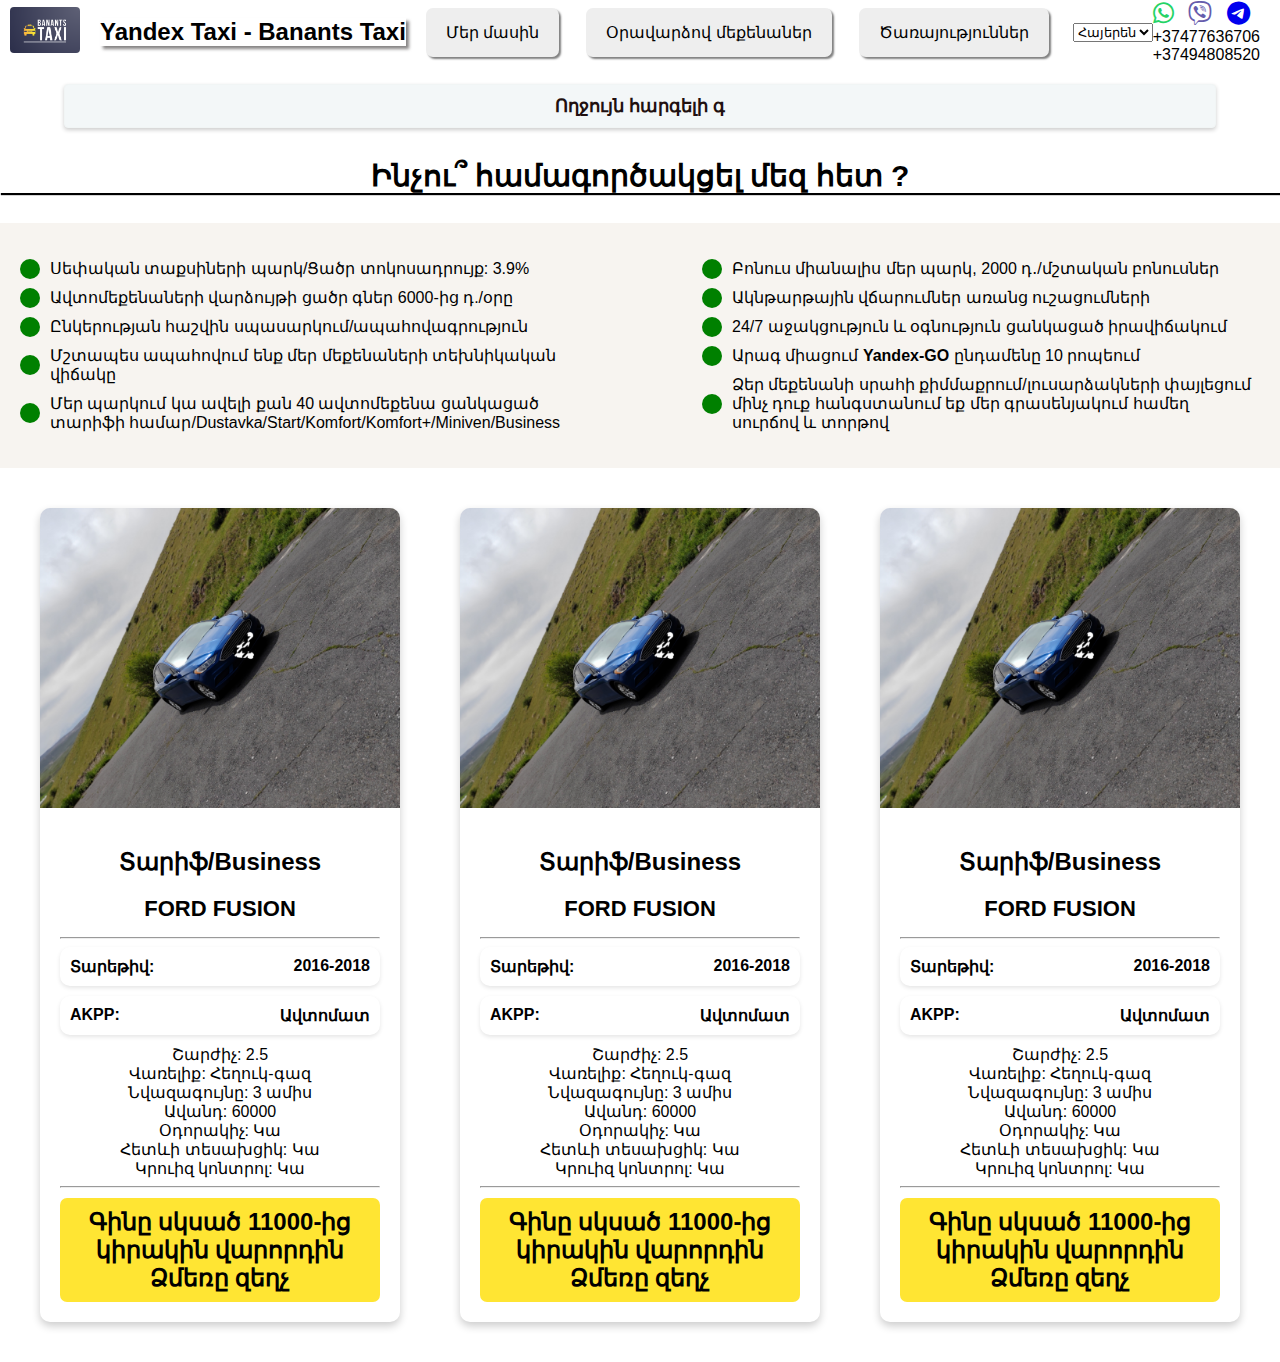
<file: script/index.html>
<!DOCTYPE html>
<html lang="en">
<head>
    <meta charset="UTF-8">
    <meta name="viewport" content="width=device-width, initial-scale=1.0">
    <title>Yandex Taxi - Banants Taxi</title>
    <link rel="stylesheet" href="../public/css/style.css">
    <link rel="stylesheet" href="https://cdnjs.cloudflare.com/ajax/libs/font-awesome/6.0.0-beta3/css/all.min.css">
</head>
<body>
    <header class="header">
           <div class="menu-toggle">
            <i class="fas fa-bars"></i>
        </div>
        <div class="logo">
            <img src="../public/img/image001.png" alt="Logo" class="logo-image">
        </div>
        <div class="title">
            <h1 id="titleText">Yandex Taxi - Banants Taxi</h1>
        </div>
        <div class="buttons">
            <ul>
                <li id="about-btn"><button>Մեր մասին</button></li>
                <li id="rental-btn"><button>Օրավարձով մեքենաներ</button></li>
                <li id="services-btn"><button>Ծառայություններ</button></li>
            </ul>
        </div>
        <div class="language-selector">
            <select id="languageSelect">
                <option value="hy">Հայերեն</option>
                <option value="ru">Русский</option>
                <option value="en">English</option>
            </select>
        </div>
        <div class="contact-info">
            <div class="social-icons">
                <a href="https://wa.me/+37477636706" target="_blank" class="whatsapp"><i class="fab fa-whatsapp"></i></a>
                <a href="viber://chat?number=+3749480820" target="_blank" class="viber"><i class="fab fa-viber"></i></a>
                <a href="https://t.me/+79284889349" target="_blank" class="telegram"><i class="fab fa-telegram-plane"></i></a>
            </div>
            <div class="phone-number">
                +37477636706
            </div>
            <div class="phone-number">
                +37494808520
            </div>
        </div>
    </header>
    <div class="home_container" id="quizSection">
        <p id="warning" class="warning_text"></p>
    </div>
    <div class="question" id="question_text">

        <h3>Ինչու՞ համագործակցել մեզ հետ ?</h3>
    </div>
    <div class="container">
  <div class="list">
    <ul class="advantages">
      <li id="one">Սեփական տաքսիների պարկ/Ցածր տոկոսադրույք: 3.9%</li>
      <li id="tree">Ավտոմեքենաների վարձույթի ցածր գներ 6000-ից դ./օրը</li>
      <li id="five">Ընկերության հաշվին սպասարկում/ապահովագրություն</li>
      <li id="four">Մշտապես ապահովում ենք մեր մեքենաների տեխնիկական վիճակը</li>
      <li id="six">Մեր պարկում կա ավելի քան 40 ավտոմեքենա ցանկացած տարիֆի համար/Dustavka/Start/Komfort/Komfort+/Miniven/Business</li>
    </ul>
  </div>
 
  <div class="list">
    <ul class="disadvantages">
      <li id="seven">Բոնուս միանալիս մեր պարկ, 2000 դ․/մշտական ​​բոնուսներ</li>
      <li id="eight">Ակնթարթային վճարումներ առանց ուշացումների</li>
      <li id="nine">24/7 աջակցություն և օգնություն ցանկացած իրավիճակում</li>
      <li id="ten">Արագ միացում <strong>Yandex-GO</strong> ընդամենը 10 րոպեում</li>
      <li id="twoo">Ձեր  մեքենանի սրահի քիմմաքրում/լուսարձակների փայլեցում մինչ դուք հանգստանում եք մեր գրասենյակում համեղ սուրճով և տորթով</li>
    </ul>
  </div>
</div>
<section class="section">
<div class="card-container">
    <div class="card">
        <img src="../public/img/fusion .jpg" alt="Volkswagen Polo VI" class="car-image">
        <div class="card-content">
            <h2 id="Business">Տարիֆ/Business</h2>
            <h1>FORD FUSION</h1>
            <hr>
            <div class="car-details">
                <div class="car_year">
                    <span id="yearTitle">Տարեթիվ:</span>
                    <span id="year-info">2016-2018</span>
                   
                </div>
                <div class="car_akpp">
                     <span id="akpp_title">AKPP:</span>
                    <span id="akpp_info">Ավտոմատ</span>
                </div>
                </div>
                    <div class="car_motor">
                     <span id="motor_title">Շարժիչ:</span>
                    <span id="motor_info">2.5</span>
                </div>
                <div class="car_fuel">
                     <span id="fuel_title">Վառելիք:</span>
                    <span id="fuel_info">Հեղուկ-գազ</span>
                </div>
                 <div class="car_minimum">
                     <span id="minimum_title">Նվազագույնը:</span>
                    <span id="minimum_info">3 ամիս</span>
                </div>
                 <div class="car_deposite">
                     <span id="deposite_title">Ավանդ:</span>
                    <span id="deposite_info">60000</span>
                </div>
                 <div class="car_conditioner">
                     <span id="conditioner_title">Օդորակիչ:</span>
                    <span id="conditioner_info">Կա</span>
                </div>
                    <div class="car_camera">
                     <span id="camera_title">Հետևի տեսախցիկ:</span>
                    <span id="camera_info">Կա</span>
                </div>
                   <div class="car_control">
                     <span id="control_title">Կրուիզ կոնտրոլ:</span>
                    <span id="control_info">Կա</span>
                </div>
            <hr>
                 <div class="price">
                     <span id="price_title">Գինը սկսած 11000-ից<br>կիրակին վարորդին<br>Ձմեռը զեղչ</span>
                </div>

            </div>
        </div>
    </div>
    <div class="card-container">
    <div class="card">
        <img src="../public/img/fusion .jpg" alt="Volkswagen Polo VI" class="car-image">
        <div class="card-content">
            <h2 id="Business">Տարիֆ/Business</h2>
            <h1>FORD FUSION</h1>
            <hr>
            <div class="car-details">
                <div class="car_year">
                    <span id="yearTitle">Տարեթիվ:</span>
                    <span id="year-info">2016-2018</span>
                   
                </div>
                <div class="car_akpp">
                     <span id="akpp_title">AKPP:</span>
                    <span id="akpp_info">Ավտոմատ</span>
                </div>
                </div>
                    <div class="car_motor">
                     <span id="motor_title">Շարժիչ:</span>
                    <span id="motor_info">2.5</span>
                </div>
                <div class="car_fuel">
                     <span id="fuel_title">Վառելիք:</span>
                    <span id="fuel_info">Հեղուկ-գազ</span>
                </div>
                 <div class="car_minimum">
                     <span id="minimum_title">Նվազագույնը:</span>
                    <span id="minimum_info">3 ամիս</span>
                </div>
                 <div class="car_deposite">
                     <span id="deposite_title">Ավանդ:</span>
                    <span id="deposite_info">60000</span>
                </div>
                 <div class="car_conditioner">
                     <span id="conditioner_title">Օդորակիչ:</span>
                    <span id="conditioner_info">Կա</span>
                </div>
                    <div class="car_camera">
                     <span id="camera_title">Հետևի տեսախցիկ:</span>
                    <span id="camera_info">Կա</span>
                </div>
                   <div class="car_control">
                     <span id="control_title">Կրուիզ կոնտրոլ:</span>
                    <span id="control_info">Կա</span>
                </div>
            <hr>
                 <div class="price">
                     <span id="price_title">Գինը սկսած 11000-ից<br>կիրակին վարորդին<br>Ձմեռը զեղչ</span>
                     
                
                </div>

            </div>
        </div>
    </div>
     <div class="card-container">
    <div class="card">
        <img src="../public/img/fusion .jpg" alt="Volkswagen Polo VI" class="car-image">
        <div class="card-content">
            <h2 id="Business">Տարիֆ/Business</h2>
            <h1>FORD FUSION</h1>
            <hr>
            <div class="car-details">
                <div class="car_year">
                    <span id="yearTitle">Տարեթիվ:</span>
                    <span id="year-info">2016-2018</span>
                   
                </div>
                <div class="car_akpp">
                     <span id="akpp_title">AKPP:</span>
                    <span id="akpp_info">Ավտոմատ</span>
                </div>
                </div>
                    <div class="car_motor">
                     <span id="motor_title">Շարժիչ:</span>
                    <span id="motor_info">2.5</span>
                </div>
                <div class="car_fuel">
                     <span id="fuel_title">Վառելիք:</span>
                    <span id="fuel_info">Հեղուկ-գազ</span>
                </div>
                 <div class="car_minimum">
                     <span id="minimum_title">Նվազագույնը:</span>
                    <span id="minimum_info">3 ամիս</span>
                </div>
                 <div class="car_deposite">
                     <span id="deposite_title">Ավանդ:</span>
                    <span id="deposite_info">60000</span>
                </div>
                 <div class="car_conditioner">
                     <span id="conditioner_title">Օդորակիչ:</span>
                    <span id="conditioner_info">Կա</span>
                </div>
                    <div class="car_camera">
                     <span id="camera_title">Հետևի տեսախցիկ:</span>
                    <span id="camera_info">Կա</span>
                </div>
                   <div class="car_control">
                     <span id="control_title">Կրուիզ կոնտրոլ:</span>
                    <span id="control_info">Կա</span>
                </div>
            <hr>
                 <div class="price">
                     <span id="price_title">Գինը սկսած 11000-ից<br>կիրակին վարորդին<br>Ձմեռը զեղչ</span>
                </div>

            </div>
        </div>
    </div>
    </section>
    <script  src="./index.js" type="module"></script>
</body>
</html>
</file>
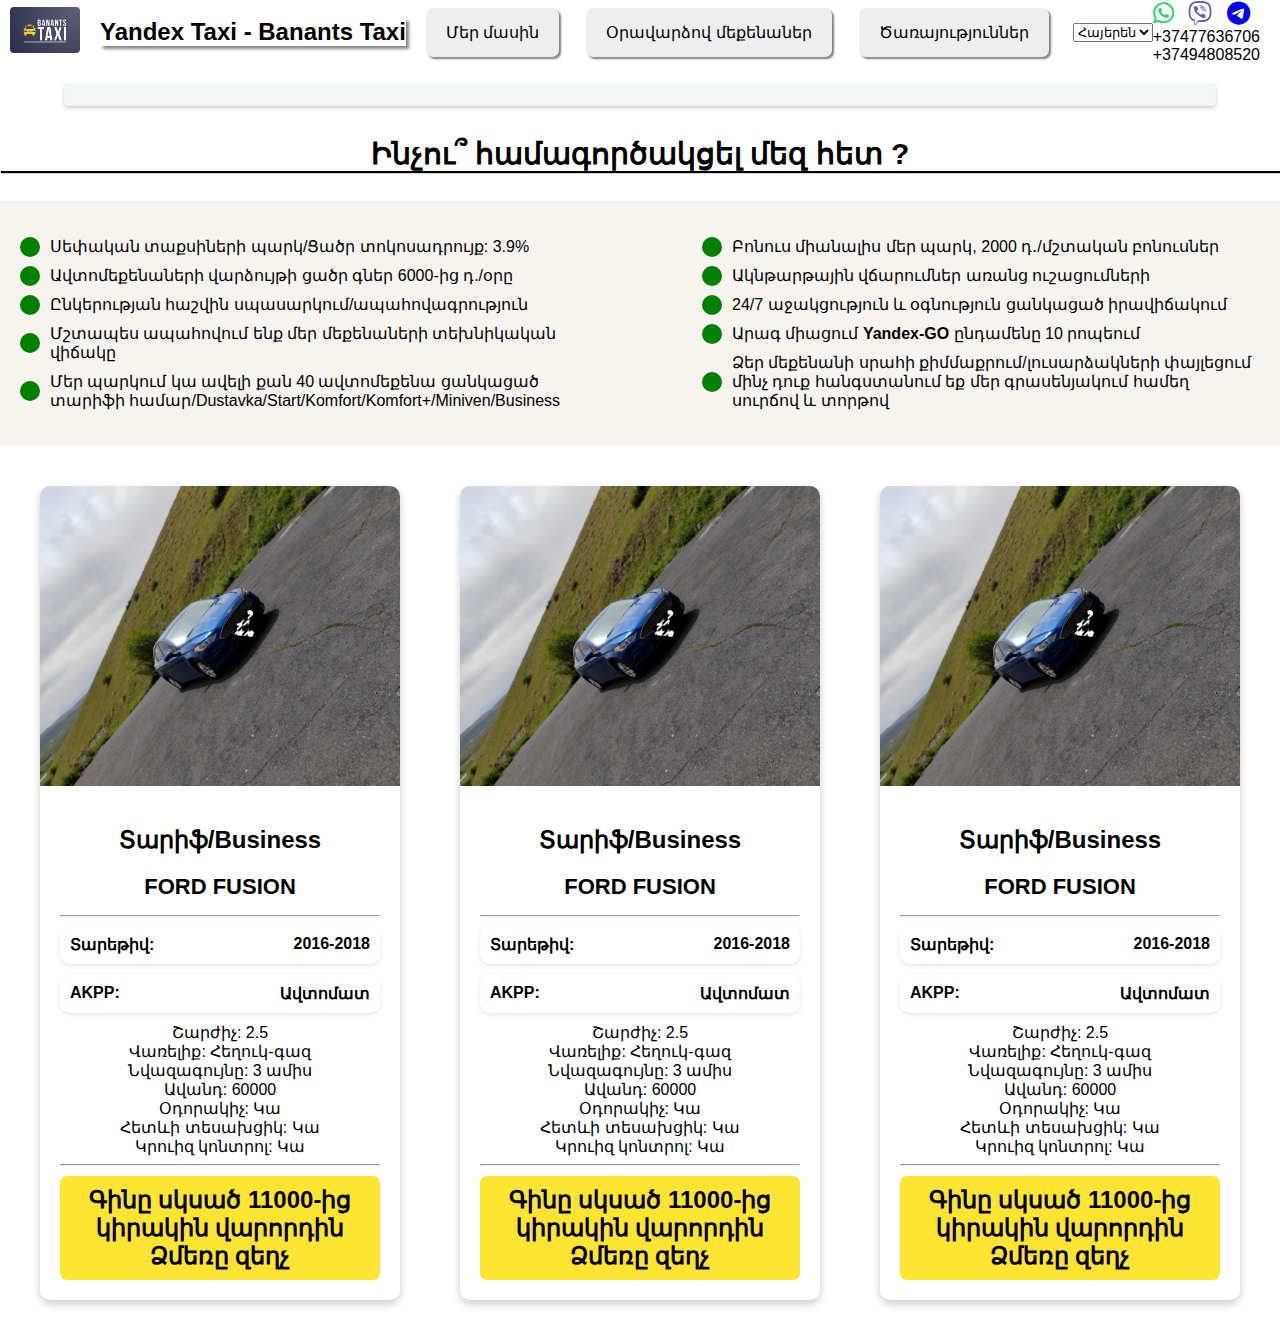
<file: public/script/index.html>
<!DOCTYPE html>
<html lang="en">
<head>
    <meta charset="UTF-8">
    <meta name="viewport" content="width=device-width, initial-scale=1.0">
    <title>Yandex Taxi - Banants Taxi</title>
    <link rel="stylesheet" href="../css/style.css">
    <link rel="stylesheet" href="https://cdnjs.cloudflare.com/ajax/libs/font-awesome/6.0.0-beta3/css/all.min.css">
</head>
<body>
    <header class="header">
           <div class="menu-toggle">
            <i class="fas fa-bars"></i>
        </div>
        <div class="logo">
            <img src="../img/image001.png" alt="Logo" class="logo-image">
        </div>
        <div class="title">
            <h1 id="titleText">Yandex Taxi - Banants Taxi</h1>
        </div>
        <div class="buttons">
            <ul>
                <li id="about-btn"><button>Մեր մասին</button></li>
                <li id="rental-btn"><button>Օրավարձով մեքենաներ</button></li>
                <li id="services-btn"><button>Ծառայություններ</button></li>
            </ul>
        </div>
        <div class="language-selector">
            <select id="languageSelect">
                <option value="hy">Հայերեն</option>
                <option value="ru">Русский</option>
                <option value="en">English</option>
            </select>
        </div>
        <div class="contact-info">
            <div class="social-icons">
                <a href="https://wa.me/+37477636706" target="_blank" class="whatsapp"><i class="fab fa-whatsapp"></i></a>
                <a href="viber://chat?number=+3749480820" target="_blank" class="viber"><i class="fab fa-viber"></i></a>
                <a href="https://t.me/+79284889349" target="_blank" class="telegram"><i class="fab fa-telegram-plane"></i></a>
            </div>
            <div class="phone-number">
                +37477636706
            </div>
            <div class="phone-number">
                +37494808520
            </div>
        </div>
    </header>
    <div class="home_container" id="quizSection">
        <p id="warning" class="warning_text"></p>
    </div>
    <div class="question" id="question_text">

        <h3>Ինչու՞ համագործակցել մեզ հետ ?</h3>
    </div>
    <div class="container" id="about-content">
  <div class="list">
    <ul class="advantages">
      <li id="one">Սեփական տաքսիների պարկ/Ցածր տոկոսադրույք: 3.9%</li>
      <li id="tree">Ավտոմեքենաների վարձույթի ցածր գներ 6000-ից դ./օրը</li>
      <li id="five">Ընկերության հաշվին սպասարկում/ապահովագրություն</li>
      <li id="four">Մշտապես ապահովում ենք մեր մեքենաների տեխնիկական վիճակը</li>
      <li id="six">Մեր պարկում կա ավելի քան 40 ավտոմեքենա ցանկացած տարիֆի համար/Dustavka/Start/Komfort/Komfort+/Miniven/Business</li>
    </ul>
  </div>
 
  <div class="list">
    <ul class="disadvantages">
      <li id="seven">Բոնուս միանալիս մեր պարկ, 2000 դ․/մշտական ​​բոնուսներ</li>
      <li id="eight">Ակնթարթային վճարումներ առանց ուշացումների</li>
      <li id="nine">24/7 աջակցություն և օգնություն ցանկացած իրավիճակում</li>
      <li id="ten">Արագ միացում <strong>Yandex-GO</strong> ընդամենը 10 րոպեում</li>
      <li id="twoo">Ձեր  մեքենանի սրահի քիմմաքրում/լուսարձակների փայլեցում մինչ դուք հանգստանում եք մեր գրասենյակում համեղ սուրճով և տորթով</li>
    </ul>
  </div>
</div>
<section class="section">
<div class="card-container">
    <div class="card">
        <img src="../img/fusion .jpg" alt="Volkswagen Polo VI" class="car-image">
        <div class="card-content">
            <h2 id="Business">Տարիֆ/Business</h2>
            <h1>FORD FUSION</h1>
            <hr>
            <div class="car-details">
                <div class="car_year">
                    <span id="yearTitle">Տարեթիվ:</span>
                    <span id="year-info">2016-2018</span>
                   
                </div>
                <div class="car_akpp">
                     <span id="akpp_title">AKPP:</span>
                    <span id="akpp_info">Ավտոմատ</span>
                </div>
                </div>
                    <div class="car_motor">
                     <span id="motor_title">Շարժիչ:</span>
                    <span id="motor_info">2.5</span>
                </div>
                <div class="car_fuel">
                     <span id="fuel_title">Վառելիք:</span>
                    <span id="fuel_info">Հեղուկ-գազ</span>
                </div>
                 <div class="car_minimum">
                     <span id="minimum_title">Նվազագույնը:</span>
                    <span id="minimum_info">3 ամիս</span>
                </div>
                 <div class="car_deposite">
                     <span id="deposite_title">Ավանդ:</span>
                    <span id="deposite_info">60000</span>
                </div>
                 <div class="car_conditioner">
                     <span id="conditioner_title">Օդորակիչ:</span>
                    <span id="conditioner_info">Կա</span>
                </div>
                    <div class="car_camera">
                     <span id="camera_title">Հետևի տեսախցիկ:</span>
                    <span id="camera_info">Կա</span>
                </div>
                   <div class="car_control">
                     <span id="control_title">Կրուիզ կոնտրոլ:</span>
                    <span id="control_info">Կա</span>
                </div>
            <hr>
                 <div class="price">
                     <span id="price_title">Գինը սկսած 11000-ից<br>կիրակին վարորդին<br>Ձմեռը զեղչ</span>
                </div>

            </div>
        </div>
    </div>
    <div class="card-container">
    <div class="card">
        <img src="../img/fusion .jpg" alt="Volkswagen Polo VI" class="car-image">
        <div class="card-content">
            <h2 id="Business">Տարիֆ/Business</h2>
            <h1>FORD FUSION</h1>
            <hr>
            <div class="car-details">
                <div class="car_year">
                    <span id="yearTitle">Տարեթիվ:</span>
                    <span id="year-info">2016-2018</span>
                   
                </div>
                <div class="car_akpp">
                     <span id="akpp_title">AKPP:</span>
                    <span id="akpp_info">Ավտոմատ</span>
                </div>
                </div>
                    <div class="car_motor">
                     <span id="motor_title">Շարժիչ:</span>
                    <span id="motor_info">2.5</span>
                </div>
                <div class="car_fuel">
                     <span id="fuel_title">Վառելիք:</span>
                    <span id="fuel_info">Հեղուկ-գազ</span>
                </div>
                 <div class="car_minimum">
                     <span id="minimum_title">Նվազագույնը:</span>
                    <span id="minimum_info">3 ամիս</span>
                </div>
                 <div class="car_deposite">
                     <span id="deposite_title">Ավանդ:</span>
                    <span id="deposite_info">60000</span>
                </div>
                 <div class="car_conditioner">
                     <span id="conditioner_title">Օդորակիչ:</span>
                    <span id="conditioner_info">Կա</span>
                </div>
                    <div class="car_camera">
                     <span id="camera_title">Հետևի տեսախցիկ:</span>
                    <span id="camera_info">Կա</span>
                </div>
                   <div class="car_control">
                     <span id="control_title">Կրուիզ կոնտրոլ:</span>
                    <span id="control_info">Կա</span>
                </div>
            <hr>
                 <div class="price">
                     <span id="price_title">Գինը սկսած 11000-ից<br>կիրակին վարորդին<br>Ձմեռը զեղչ</span>
                     
                
                </div>

            </div>
        </div>
    </div>
     <div class="card-container">
    <div class="card">
        <img src="../img/fusion .jpg" alt="Volkswagen Polo VI" class="car-image">
        <div class="card-content">
            <h2 id="Business">Տարիֆ/Business</h2>
            <h1>FORD FUSION</h1>
            <hr>
            <div class="car-details">
                <div class="car_year">
                    <span id="yearTitle">Տարեթիվ:</span>
                    <span id="year-info">2016-2018</span>
                   
                </div>
                <div class="car_akpp">
                     <span id="akpp_title">AKPP:</span>
                    <span id="akpp_info">Ավտոմատ</span>
                </div>
                </div>
                    <div class="car_motor">
                     <span id="motor_title">Շարժիչ:</span>
                    <span id="motor_info">2.5</span>
                </div>
                <div class="car_fuel">
                     <span id="fuel_title">Վառելիք:</span>
                    <span id="fuel_info">Հեղուկ-գազ</span>
                </div>
                 <div class="car_minimum">
                     <span id="minimum_title">Նվազագույնը:</span>
                    <span id="minimum_info">3 ամիս</span>
                </div>
                 <div class="car_deposite">
                     <span id="deposite_title">Ավանդ:</span>
                    <span id="deposite_info">60000</span>
                </div>
                 <div class="car_conditioner">
                     <span id="conditioner_title">Օդորակիչ:</span>
                    <span id="conditioner_info">Կա</span>
                </div>
                    <div class="car_camera">
                     <span id="camera_title">Հետևի տեսախցիկ:</span>
                    <span id="camera_info">Կա</span>
                </div>
                   <div class="car_control">
                     <span id="control_title">Կրուիզ կոնտրոլ:</span>
                    <span id="control_info">Կա</span>
                </div>
            <hr>
                 <div class="price">
                     <span id="price_title">Գինը սկսած 11000-ից<br>կիրակին վարորդին<br>Ձմեռը զեղչ</span>
                </div>

            </div>
        </div>
    </div>
    </section>
    <script  src="../script/index.js" type="module"></script>
</body>
</html>
</file>
<file: public/css/style.css>
* {
    box-sizing: border-box;
}
body {
    font-family: 'Arial', sans-serif;
    margin: 0;
    overflow-x: hidden; 
    padding: 0;
}

.header {
    display: flex;
    align-items: center;
    justify-content: space-between;
    padding: 0;
    max-width: 100%;
    margin: 0;
    text-align: center;
}

.logo-image {
    width: 70px;
    height: auto;
    border-radius: 4px;
}

.logo {
    margin-right: 20px;
    margin-left: 10px;
    cursor: pointer;
}

.title h1 {
    font-weight: 600;
    box-shadow: 3px 3px 3px rgba(16, 12, 12, 0.5);
    font-size: 24px;
}

.buttons {
    display: flex;
    align-items: center;
    flex-grow: 1;
    margin-left: 20px;
}

.buttons ul {
    list-style: none;
    padding: 0;
    margin: 0;
    display: flex;
}

.buttons li {
    margin-right: 27px;
}

.buttons li:last-child {
    margin-right: 0;
}

.buttons button {
    padding: 15px 20px;
    font-size: 16px;
    background-color: rgba(92, 90, 87, 0.1);
    box-shadow: 2px 2px 2px rgba(0, 0, 0, 0.5);
    border: none;
    border-radius: 7px;
    color: #000;
    cursor: pointer;
    transition: background-color 0.3s;
}

.buttons button:hover {
    background-color: rgba(255, 223, 0, 0.8);
}

.contact-info {
    display: flex;
    flex-direction: column;
    align-items: center;
    margin-left: auto;
    margin-right: 20px;
}

.social-icons a {
    font-size: 24px;
    margin-right: 10px;
}

.social-icons a.whatsapp {
    color: #25D366;
}

.social-icons a.viber {
    color: #665CAC;
}

/* текст приветствия */
.warning_text {
    text-align: center;
    font-family: 'Arial', sans-serif;
    font-size: 20px;
    font-weight: bold;
    margin: 20px 0;
} 


#warning {
    display: block;
    color: #211010;
    font-size: 18px;
    text-align: center;
    margin: 20px auto;
    padding: 10px;
    border: 1px solid #f1f5f5;
    border-radius: 4px;
    background-color: #f3f7f8;
    box-shadow: 0 2px 4px rgba(0, 0, 0, 0.2);
    transition: background-color 0.3s ease;
    max-width: 90%;
}

#warning:hover {
    background-color: #e8e8e8;
}


.menu-toggle {
    display: none; 
    cursor: pointer;
    font-size: 24px;
}
/* менью кнопка X  */
.menu-toggle .fa-times {
    display: none; 
}

.menu-toggle.active .fa-bars {
    display: none; 
}

.menu-toggle.active .fa-times {
    display: block; 
}



    .home_container {
    margin-bottom: 20px;
    overflow-wrap: break-word; 
    max-width: 100%; 
}


/* Стили для языкового селектора и флагов */
.dropdown-selector {
    position: relative;
    display: inline-block;
    cursor: pointer;
    margin-left: 20px; 
}

.selected-lang, .dropdown-content div {
    padding: 5px 10px;
    display: flex;
    align-items: center;
}

.selected-lang img, .dropdown-content img {
    width: 20px; 
    height: auto; 
    margin-right: 8px;
}

.dropdown-content {
    position: absolute;
    background-color: #f9f9f9;
    min-width: 160px;
    box-shadow: 0px 8px 16px 0px rgba(0,0,0,0.2);
    z-index: 1;
    display: none; 
    right: 0; 
}

.dropdown-content .dropdown-item:hover {
    background-color: #f1f1f1;
}

.dropdown-selector:hover .dropdown-content {
    display: block; 
}
.dropdown-item {
    cursor: pointer;
}



/* Секция 'Почему у нас работать' */
.question {
    box-shadow: 1px 2px 1px black;
}

h3 {
    text-align: center;
    font-size: 30px;
}

.container {
    display: flex;
    justify-content: space-between;
    align-items: flex-start;
    padding: 20px;
    background-color: rgba(174, 148, 109, 0.1);
}


.list {
    width: 45%;
}

.advantages, .disadvantages {
    list-style: none;
    padding: 0;
}

.advantages li, .disadvantages li {
    margin-bottom: 10px;
    padding-left: 30px;
    position: relative;
}

.advantages li::before, .disadvantages li::before {
    content: '';
    position:absolute;
    left: 0;
    top: 50%;
    transform: translateY(-50%);
    width: 20px;
    height: 20px;
    background-color: green;
    border-radius: 50%;
}

.section {
    display: flex;
    flex-wrap: wrap; 
    justify-content: space-between;
    gap: 40px;
    margin: 30px;
}

.card-container {
    flex: 1 1 300px;
    max-width: 400px; 
    margin: 10px; 
}

.card {
    background: #FFFFFF;
    border-radius: 10px;
    box-shadow: 0 4px 8px 0 rgba(0, 0, 0, 0.2);
    width: 100%; 
    overflow: hidden;
}

.car-image {
    width: 100%;
    display: block;
    height: 300px;
    object-fit: cover;
}

.card-content {
    padding: 20px;
    text-align: center;
}

.car-details > div {
    display: flex;
    justify-content: space-between;
    align-items: center;
    margin-bottom: 10px;
    padding: 10px;
    background: #FFFFFF;
    border-radius: 10px;
    box-shadow: 0 2px 4px rgba(0, 0, 0, 0.1);
}

.card .taxiBusiness {
    color: #FFD700;
    font-size: 18px;
}

.card h1 {
    color: #000000;
    font-size: 22px;
}

.car-details {
    display: flex;
    flex-direction: column;
}


.car-details > div > span {
    font-weight: bold;
}

.car-details > div > span:last-child {
    flex-grow: 1;
    text-align: right;
}

.price {
    background-color: rgba(255, 223, 0, 0.8);
    border-radius: 7px;
    padding: 10px;
    margin-top: 10px;
    text-align: center;
}

#price_title {
    color: black;
    font-size: 24px;
    font-weight: 600;
}
#price_titleElantra {
     color: black;
    font-size: 24px;
    font-weight: 600;
}
#price_titleKia {
     color: black;
    font-size: 24px;
    font-weight: 600;
}
#price_titleSentra {
    color: black;
    font-size: 24px;
    font-weight: 600; 
}
#price_titleTida {
     color: black;
    font-size: 24px;
    font-weight: 600; 
}
#price_titleLogan {
      color: black;
    font-size: 24px;
    font-weight: 600; 
}

/* Медиа-запросы для разных размеров экрана */
@media (max-width: 900px) {
    #six {
        overflow-wrap: break-word;
    }
    .header {
        justify-content: space-between;
    }
    .menu-toggle {
        display: block;
        position: absolute;
        right: 10px;
        top: 10px;
        z-index: 1000;
    }
    .hidden {
    display: none;
}

    .container, .section {
        display: flex;
        align-items: center;
        padding: 20px 0;
        margin: 0 auto;
        width: 100%;
    }
    .title {
        order: 1;
        width: 100%;
        text-align: center;
        margin-top: 30px;
    }
    .buttons.active {
        display: flex;
    }
    .home_container {
        padding-top: 30px;
    }
    .title h1 {
        position: absolute;
        left: 50%;
        transform: translateX(-50%);
        width: calc(100% - 40px);
         margin-top: 10px;
    }
     .fa-bars.hidden,
    .fa-times.hidden {
        display: none;
    }

    .fa-times {
    display: none; 
}

.menu-toggle.active .fa-bars {
    display: none; 
}

.menu-toggle.active .fa-times {
    display: block; 
}
    .buttons {
        display: none;
        flex-direction: column;
        background-color: #fff;
        position: fixed;
        top: 0;
        right: 0;
        width: 100%;
        height: 30%;
        align-items: flex-start;
        padding: 10px;
        box-shadow: 0 4px 8px rgba(0,0,0,0.2);
        overflow: auto;
        z-index: 999;
    }
    .buttons button {
        width: 100%;
        text-align: left;
        margin-bottom: 10px;
    }
    .buttons ul {
        width: 90%;
        flex-direction: column;
    }
    .buttons li {
        width: 100%;
        margin: 0;
    }
   .buttons.active {
        display: flex;
    }

      .section {
        display: flex;
        flex-direction: column;
        align-items: center;
        gap: 20px; 
    }
  
}

@media (min-width: 414px) and (max-width: 430px) {
    .card-container {
        width: 100%;
        display: flex;
        justify-content: center;
    }
    .card {
        flex-direction: column;
        align-items: center;
        width: 90%;
    }
    .hidden {
    display: none;
}
       .language-selector {
        margin-right: 20px; 
    }
    .contact-info {
        margin-right: 20px; 
    }
   
}



@media (max-width: 414px) {
    .card-container {
        width: 100%;
        display: flex;
        justify-content: center;
    }
    .card {
        flex-direction: column;
        align-items: center;
        width: 90%;
    }
    .hidden {
    display: none;
}
}

@media (max-width: 375px) {
    .card-container {
        display: flex;
        justify-content: space-around;
    }
    .card {
        width: 90%;
    }
    .logo {
        margin-right: 5px;
        margin-left: 5px;
    }
    .contact-info {
        margin-right: 10px;
    }
    .hidden {
    display: none;
}
    
  
}
</file>
